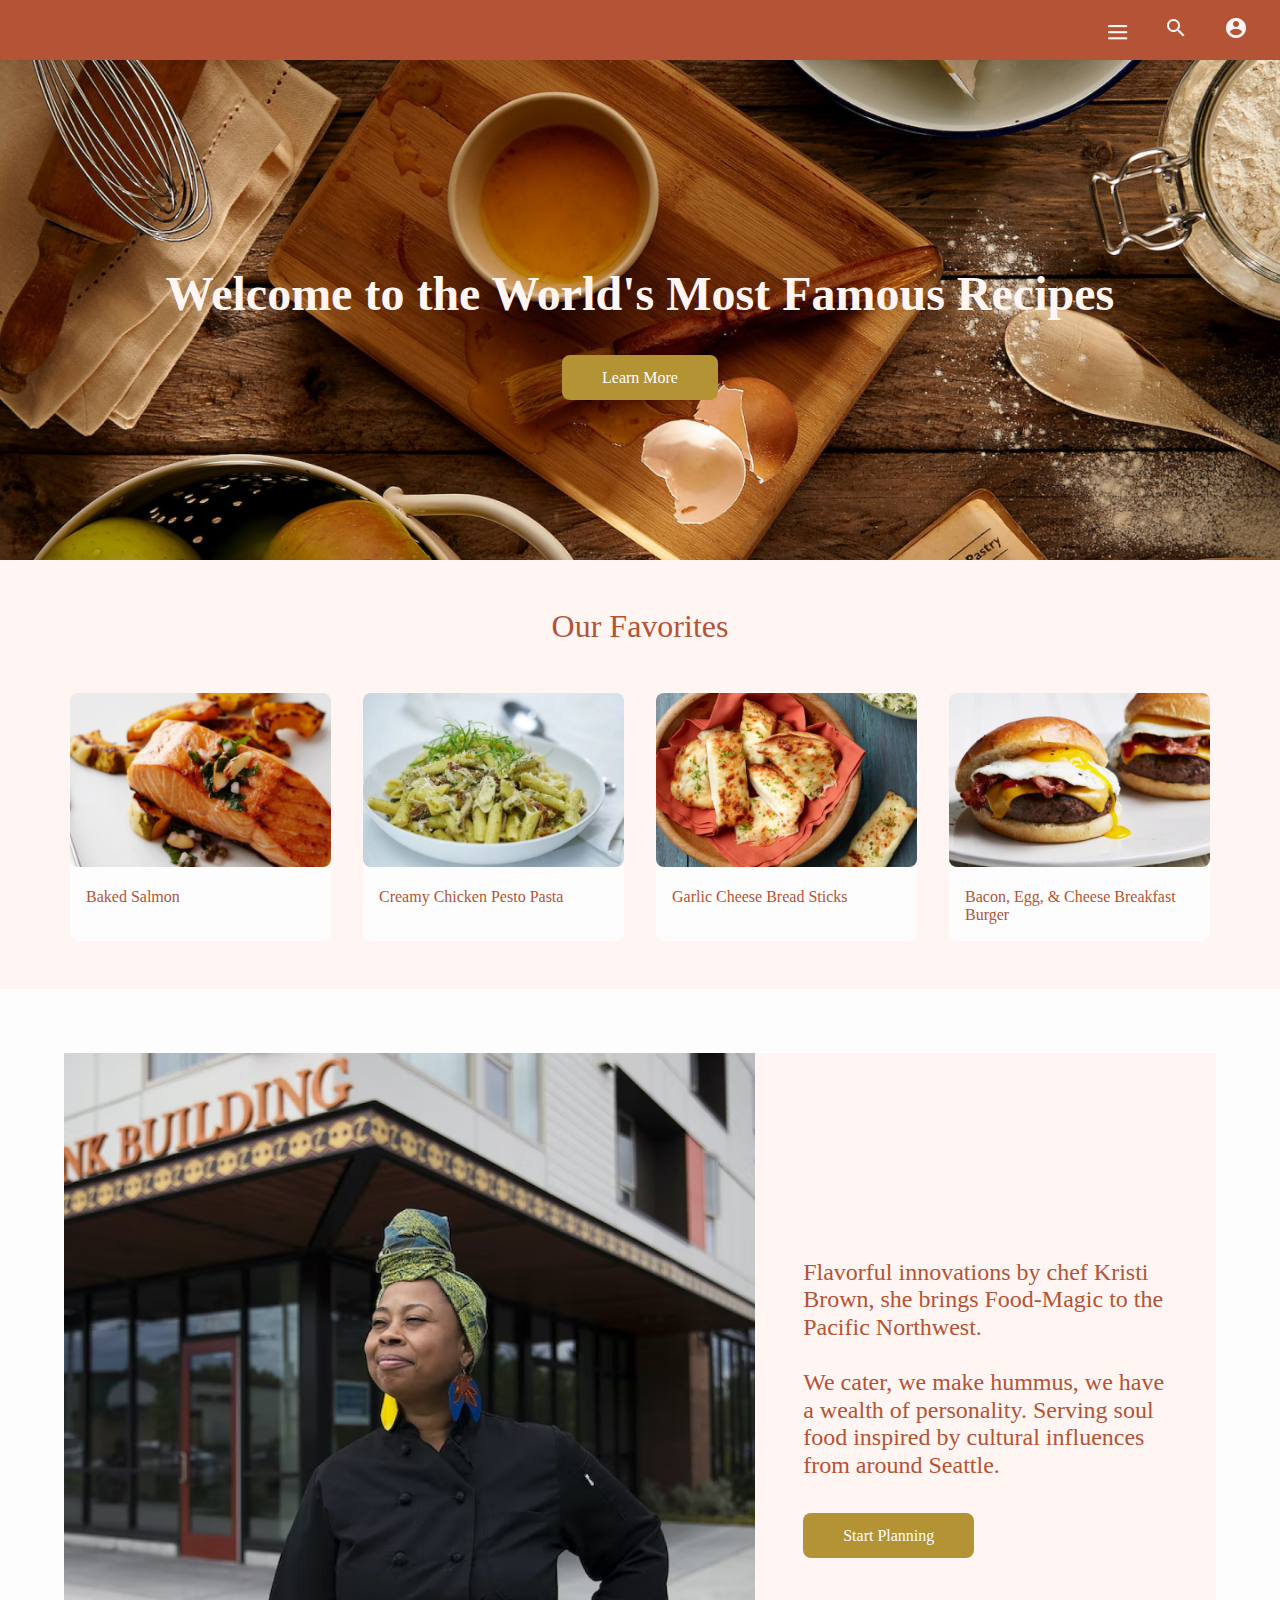
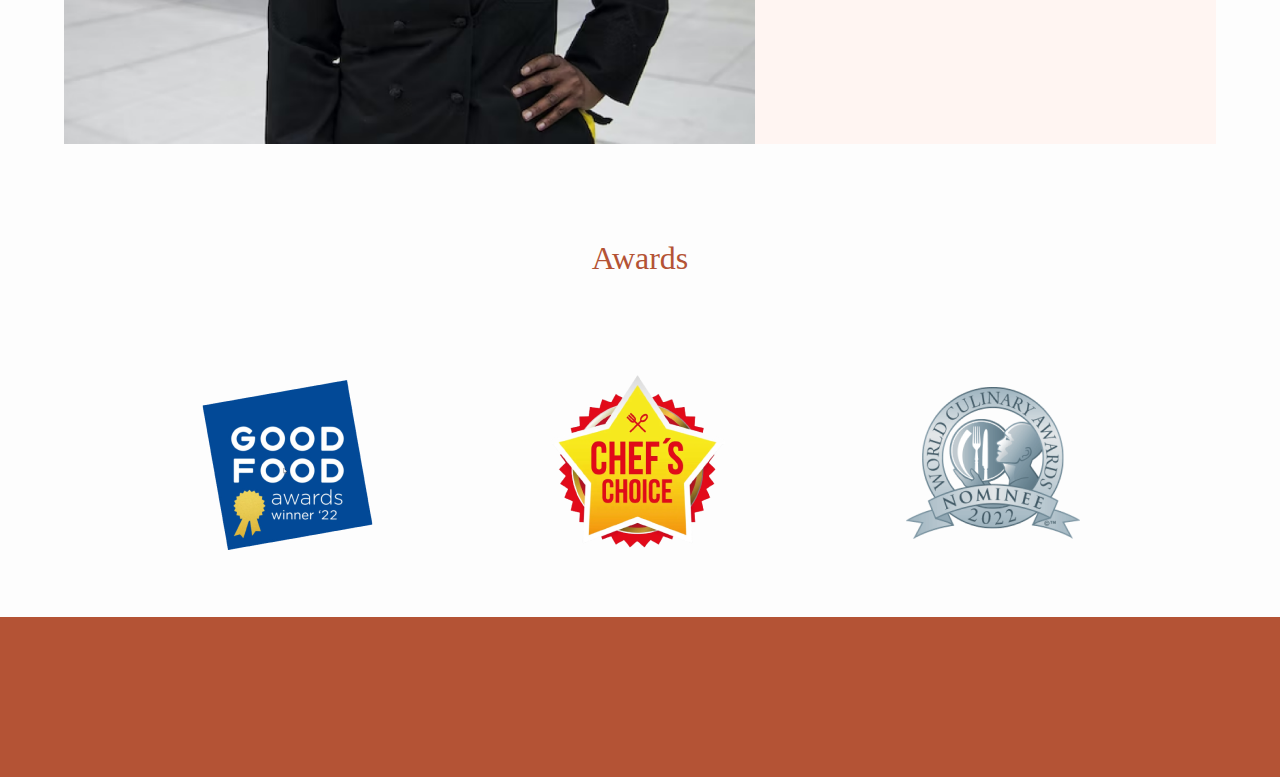
<file: Index.html>
<!DOCTYPE html>
<html lang="en">
<head>
    <meta charset="UTF-8">
    <meta http-equiv="X-UA-Compatible" content="IE=edge">
    <meta name="viewport" content="width=device-width, initial-scale=1.0">
    <title>RecipeWebsite</title>
    <link rel="stylesheet" href="../CSS/Normal.css" type="text/css">
    <link rel="stylesheet" href="../CSS/Main.css" type="text/css">
</head>

<body>
    <header>
        <nav>
            <ul>
                <li><img src="../Images/hamburger.png"></li>
                <li><img src="../Images/search.png"></li>
                <li><img src="../Images/account_circle.png"></li>
            </ul>
        </nav>
    </header>

    <main>
        <section class="hero">
            <div>
                <h1>Welcome to the World's Most Famous Recipes</h1>
                <a href="URL">Learn More</a>
            </div>
        </section>

        <section class="favorites">
            <div class="container">
                <p id="sectionhead">Our Favorites</p>
                <div class="gridhome">
                    <div class="previewCard">
                        <img src="../Images/Ovensalmon.png">
                        <!-- you don't need the div here -->
                        <p>Baked Salmon</p>
                    </div>
                    <div class="previewCard">
                        <img src="../Images/creamy-chicken.png">
                        <p>Creamy Chicken Pesto Pasta</p>
                    </div>
                    <div class="previewCard">
                        <img src="../Images/Garlic01.png">
                        <p>Garlic Cheese Bread Sticks</p>
                    </div>
                    <div class="previewCard">
                        <img src="../Images/Burger01.png">
                        <p>Bacon, Egg, & Cheese Breakfast Burger</p>
                    </div>
                </div>
            </div>
        </section>

        <div class="flex">
            <img src="../Images/chef1.png">
            <div class="flexdiv">
                <p id="flextext">Flavorful innovations by chef Kristi Brown, she brings Food-Magic to the Pacific Northwest.<br> 
                    <br>We cater, we make hummus, we have a wealth of personality. Serving soul food inspired by cultural influences from around Seattle.</p>
                <p id="flexbtn"><a href="URL">Start Planning</a></p>
            </div>
        </div>

        <section class="awards">
            <div class="container">
                <p id="sectionhead">Awards</p>
                <ul>
                    <li><img src="../Images/Award01.png"></li>
                    <li><img src="../Images/Award02.png"></li>
                    <li><img src="../Images/Award03.png"></li>
                </ul>
            </div>
        </section>

        <footer>
            <div>        
            </div>
        </footer>

    </main>
    
</body>
</html>
</file>
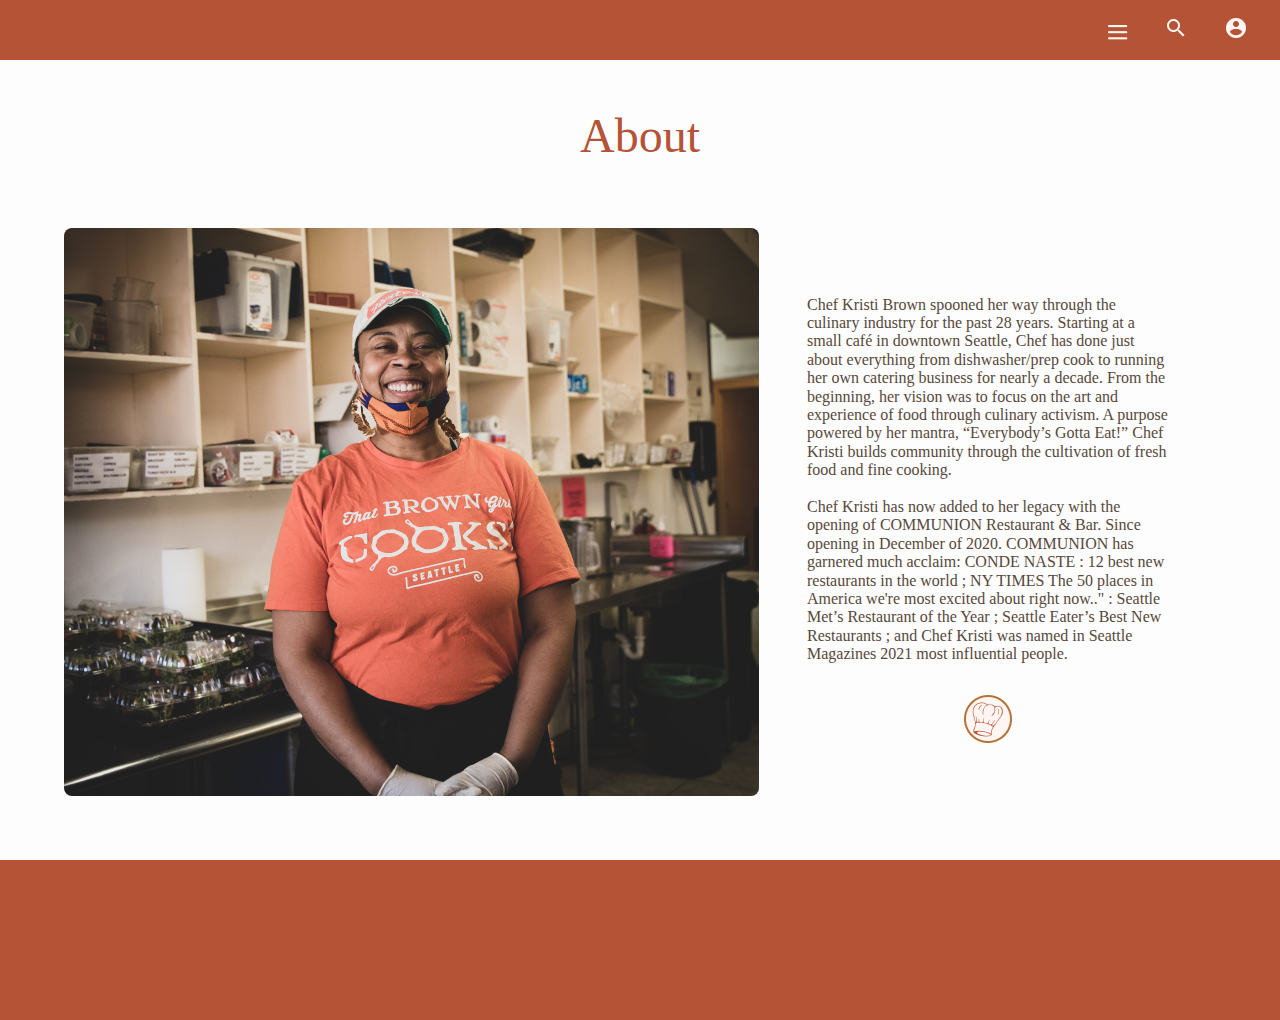
<file: About.html>
<!DOCTYPE html>
<html lang="en">
<head>
    <meta charset="UTF-8">
    <meta http-equiv="X-UA-Compatible" content="IE=edge">
    <meta name="viewport" content="width=device-width, initial-scale=1.0">
    <title>RecipeWebsite</title>
    <link rel="stylesheet" href="../CSS/Normal.css" type="text/css">
    <link rel="stylesheet" href="../CSS/Main.css" type="text/css">
</head>

<body>
    <header>
        <nav>
            <ul>
                <li><img src="../Images/hamburger.png"></li>
                <li><img src="../Images/search.png"></li>
                <li><img src="../Images/account_circle.png"></li>
            </ul>
        </nav>
    </header>

    <main>
        <section>
            <p id="pagehead">About</p>
            <div class="aboutflex">
                <img src="../Images/cheflady02.png">
                <div>
                    <p>Chef Kristi Brown spooned her way through the culinary industry for the past 28 years. Starting at a small café in downtown Seattle, Chef has done just about everything from dishwasher/prep cook to running her own catering business for nearly a decade. From the beginning, her vision was to focus on the art and experience of food through culinary activism. A purpose powered by her mantra, “Everybody’s Gotta Eat!” Chef Kristi builds community through the cultivation of fresh food and fine cooking.<br>
                            <br>Chef Kristi has now added to her legacy with the opening of COMMUNION Restaurant & Bar. Since opening in December of 2020. COMMUNION has garnered much acclaim: CONDE NASTE : 12 best new restaurants in the world ; NY TIMES The 50 places in America we're most excited about right now.." : Seattle Met’s Restaurant of the Year ; Seattle Eater’s Best New Restaurants ; and Chef Kristi was named in Seattle Magazines 2021 most influential people.</p>
                    <img id="logo" src="../Images/logo01.png">
                </div>
            </div>    
        </section>      
    </main>

    <footer>
        <div>        
        </div>
    </footer>
    
</body>
</html>
</file>
<file: CSS/Main.css>
body {
    background: #FDFDFD;
}

.container {
    max-width: 1140px;
    margin: 0 auto;
    padding: 0 1rem;
}


/* Navigation
--------------------------------------------------------- */

nav {
    background: #B45335;
    padding: 0;
    margin: 0;
    color: #fff;
    display: flex;
    flex-direction: row;
    justify-content: right;
}

ul li {
    text-decoration: none;
}

nav ul li {
    display: inline-block;
    margin-right: 2rem;
}


nav ul {
    list-style: none;
    padding: 0;
}


/* Hero section
--------------------------------------------------------- */

.hero {
    background: url("../Images/Hero-Desktop.png");
    background-position: center center;
    background-size: cover;
    height: 500px;
    display: flex;
    align-items: center;
    justify-content: center;
}

h1 {
    color: #FFF5F2;
    font-size: 2rem;
    margin-bottom: 3rem;
}


a {
    /* I don't know why it wouldn't work endless I set size for each side */
    padding-top: 14px;
    padding-bottom: 14px;
    padding-left: 40px;
    padding-right: 40px;
    background-color: #B49335;
    border-radius: 8px;
    margin-top: 24px;
    text-decoration: none;
    color: #FDFDFD;
}

.hero div {
    margin: 1rem;
    text-align: center;
}


/* Our favorites section 
( Add btn that links to "Recipe page" )
--------------------------------------------------------- */

.favorites {
    background: #FFF5F2;
    padding: 0rem;
    padding-bottom: 3rem;
    justify-content: center;
} 

#sectionhead {
    text-align: center;
    padding-bottom: 1rem;
    font-size: 2rem;
    color: #B45335;
}

#pagehead {
    text-align: center;
    font-size: 3rem;
    color: #B45335;
    margin-bottom: 0px;
}


.gridhome {
    display: grid;
    gap: 1rem;
}

.previewCard {
    background: #FDFDFD;
    border-radius: 8px;
    max-height: auto;
    align-items: center;
    justify-content: center;
}

.previewCard img {
    width: 100%;
    height: auto;
    border-radius: .5rem;
}

.previewCard p {
    padding-left: 1rem;
    color: #B45335;
}




/* Start section
--------------------------------------------------------- */
.flex {
    display: flex;
    padding: 1rem; 
    flex-direction: column;
    justify-self: center;
    margin-top: 1rem;
}

.flex img {
    width: 100%;
}

#flexbtn {
    text-align: center;
}


#flextext {
    color: #B45335;
    font-size: 1rem;
    margin-bottom: 2rem;
}

.flexdiv {
    display: flex;
    flex-direction: column;
    justify-content: center;
    padding-left: 1rem;
    padding-right: 1rem;
    padding-top: 2rem;
    padding-bottom: 2rem;
    background: #FFF5F2;
}


/* Awards section 
--------------------------------------------------------- */
.awards ul {
    list-style: none;
    display: grid;
    gap: 1rem;
    padding: 3rem;
}

.awards ul li {
    display: flex;
    justify-content: center;
}



/* Footer
--------------------------------------------------------- */
footer {
    background: #B45335;
    height: 10rem;
}


/* About Page
---------------------------------------------------------
--------------------------------------------------------- */

.aboutflex {
    display: flex;
    padding: 1rem; 
    flex-direction: column;
    justify-self: center;
}

.aboutflex img {
    width: 100%;
    border-radius: .5rem;
}


.aboutflex div {
    display: flex;
    flex-direction: column;
    justify-content: center;
    padding: 1rem;
}

#logo {
    width: 48px;
    height: 48px;
    margin-top: 1rem;
    align-self: center;
}

.aboutflex p {
    color: #57483A;
    font-size: 1rem;
}








/*tablet*/
@media screen and (min-width: 820px) {

    .flex {
        flex-direction: row;
        padding: 4rem; 
        margin-top: auto;
    }

    .flex img {
        width: 50%;
    }

    .flexdiv {
        padding: 3rem;
    }

    #flexbtn {
        text-align: left;
    }
    
    .gridhome {
        grid-template-columns: repeat(2, 1fr); 
        gap: 3rem;
    }

    .favorites {
        padding: 1rem;
        padding-bottom: 3rem;
    }

    .awards ul {
        grid-template-columns: repeat(3, 1fr);   
    }

    .aboutflex {
        flex-direction: row;
        padding: 4rem; 
    }

    .aboutflex img {
        width: 50%;
    }

    .aboutflex div {
        padding: 3rem;
    }

}


/*Desktop*/ 
@media screen and (min-width: 1200px) {

    .container {
        padding: 0;
    }

    .flex img {
        width: 60%;
    }

    #flextext {
        font-size: 1.5rem;
    }

    .gridhome {
        grid-template-columns: repeat(4, 1fr);
        gap: 2rem;
    }

    .awards ul {
        grid-template-columns: repeat(3, 1fr);   
    }

    h1 {
        font-size: 3rem;
    }

    .favorites {
        padding-left: 3rem;
        padding-right: 3rem;
    } 

    .aboutflex img {
        width: 70%;
    }




}
</file>
<file: CSS/Normal.css>
/*! normalize.css v8.0.1 | MIT License | github.com/necolas/normalize.css */

/* Document
   ========================================================================== */

/**
 * 1. Correct the line height in all browsers.
 * 2. Prevent adjustments of font size after orientation changes in iOS.
 */

 html {
    line-height: 1.15; /* 1 */
    -webkit-text-size-adjust: 100%; /* 2 */
  }
  
  /* Sections
     ========================================================================== */
  
  /**
   * Remove the margin in all browsers.
   */
  
  body {
    margin: 0;
  }
  
  /**
   * Render the `main` element consistently in IE.
   */
  
  main {
    display: block;
  }
  
  /**
   * Correct the font size and margin on `h1` elements within `section` and
   * `article` contexts in Chrome, Firefox, and Safari.
   */
  
  h1 {
    font-size: 2em;
    margin: 0.67em 0;
  }
  
  /* Grouping content
     ========================================================================== */
  
  /**
   * 1. Add the correct box sizing in Firefox.
   * 2. Show the overflow in Edge and IE.
   */
  
  hr {
    box-sizing: content-box; /* 1 */
    height: 0; /* 1 */
    overflow: visible; /* 2 */
  }
  
  /**
   * 1. Correct the inheritance and scaling of font size in all browsers.
   * 2. Correct the odd `em` font sizing in all browsers.
   */
  
  pre {
    font-family: monospace, monospace; /* 1 */
    font-size: 1em; /* 2 */
  }
  
  /* Text-level semantics
     ========================================================================== */
  
  /**
   * Remove the gray background on active links in IE 10.
   */
  
  a {
    background-color: transparent;
  }
  
  /**
   * 1. Remove the bottom border in Chrome 57-
   * 2. Add the correct text decoration in Chrome, Edge, IE, Opera, and Safari.
   */
  
  abbr[title] {
    border-bottom: none; /* 1 */
    text-decoration: underline; /* 2 */
    text-decoration: underline dotted; /* 2 */
  }
  
  /**
   * Add the correct font weight in Chrome, Edge, and Safari.
   */
  
  b,
  strong {
    font-weight: bolder;
  }
  
  /**
   * 1. Correct the inheritance and scaling of font size in all browsers.
   * 2. Correct the odd `em` font sizing in all browsers.
   */
  
  code,
  kbd,
  samp {
    font-family: monospace, monospace; /* 1 */
    font-size: 1em; /* 2 */
  }
  
  /**
   * Add the correct font size in all browsers.
   */
  
  small {
    font-size: 80%;
  }
  
  /**
   * Prevent `sub` and `sup` elements from affecting the line height in
   * all browsers.
   */
  
  sub,
  sup {
    font-size: 75%;
    line-height: 0;
    position: relative;
    vertical-align: baseline;
  }
  
  sub {
    bottom: -0.25em;
  }
  
  sup {
    top: -0.5em;
  }
  
  /* Embedded content
     ========================================================================== */
  
  /**
   * Remove the border on images inside links in IE 10.
   */
  
  img {
    border-style: none;
  }
  
  /* Forms
     ========================================================================== */
  
  /**
   * 1. Change the font styles in all browsers.
   * 2. Remove the margin in Firefox and Safari.
   */
  
  button,
  input,
  optgroup,
  select,
  textarea {
    font-family: inherit; /* 1 */
    font-size: 100%; /* 1 */
    line-height: 1.15; /* 1 */
    margin: 0; /* 2 */
  }
  
  /**
   * Show the overflow in IE.
   * 1. Show the overflow in Edge.
   */
  
  button,
  input { /* 1 */
    overflow: visible;
  }
  
  /**
   * Remove the inheritance of text transform in Edge, Firefox, and IE.
   * 1. Remove the inheritance of text transform in Firefox.
   */
  
  button,
  select { /* 1 */
    text-transform: none;
  }
  
  /**
   * Correct the inability to style clickable types in iOS and Safari.
   */
  
  button,
  [type="button"],
  [type="reset"],
  [type="submit"] {
    -webkit-appearance: button;
  }
  
  /**
   * Remove the inner border and padding in Firefox.
   */
  
  button::-moz-focus-inner,
  [type="button"]::-moz-focus-inner,
  [type="reset"]::-moz-focus-inner,
  [type="submit"]::-moz-focus-inner {
    border-style: none;
    padding: 0;
  }
  
  /**
   * Restore the focus styles unset by the previous rule.
   */
  
  button:-moz-focusring,
  [type="button"]:-moz-focusring,
  [type="reset"]:-moz-focusring,
  [type="submit"]:-moz-focusring {
    outline: 1px dotted ButtonText;
  }
  
  /**
   * Correct the padding in Firefox.
   */
  
  fieldset {
    padding: 0.35em 0.75em 0.625em;
  }
  
  /**
   * 1. Correct the text wrapping in Edge and IE.
   * 2. Correct the color inheritance from `fieldset` elements in IE.
   * 3. Remove the padding so developers are not caught out when they zero out
   *    `fieldset` elements in all browsers.
   */
  
  legend {
    box-sizing: border-box; /* 1 */
    color: inherit; /* 2 */
    display: table; /* 1 */
    max-width: 100%; /* 1 */
    padding: 0; /* 3 */
    white-space: normal; /* 1 */
  }
  
  /**
   * Add the correct vertical alignment in Chrome, Firefox, and Opera.
   */
  
  progress {
    vertical-align: baseline;
  }
  
  /**
   * Remove the default vertical scrollbar in IE 10+.
   */
  
  textarea {
    overflow: auto;
  }
  
  /**
   * 1. Add the correct box sizing in IE 10.
   * 2. Remove the padding in IE 10.
   */
  
  [type="checkbox"],
  [type="radio"] {
    box-sizing: border-box; /* 1 */
    padding: 0; /* 2 */
  }
  
  /**
   * Correct the cursor style of increment and decrement buttons in Chrome.
   */
  
  [type="number"]::-webkit-inner-spin-button,
  [type="number"]::-webkit-outer-spin-button {
    height: auto;
  }
  
  /**
   * 1. Correct the odd appearance in Chrome and Safari.
   * 2. Correct the outline style in Safari.
   */
  
  [type="search"] {
    -webkit-appearance: textfield; /* 1 */
    outline-offset: -2px; /* 2 */
  }
  
  /**
   * Remove the inner padding in Chrome and Safari on macOS.
   */
  
  [type="search"]::-webkit-search-decoration {
    -webkit-appearance: none;
  }
  
  /**
   * 1. Correct the inability to style clickable types in iOS and Safari.
   * 2. Change font properties to `inherit` in Safari.
   */
  
  ::-webkit-file-upload-button {
    -webkit-appearance: button; /* 1 */
    font: inherit; /* 2 */
  }
  
  /* Interactive
     ========================================================================== */
  
  /*
   * Add the correct display in Edge, IE 10+, and Firefox.
   */
  
  details {
    display: block;
  }
  
  /*
   * Add the correct display in all browsers.
   */
  
  summary {
    display: list-item;
  }
  
  /* Misc
     ========================================================================== */
  
  /**
   * Add the correct display in IE 10+.
   */
  
  template {
    display: none;
  }
  
  /**
   * Add the correct display in IE 10.
   */
  
  [hidden] {
    display: none;
  }
</file>
